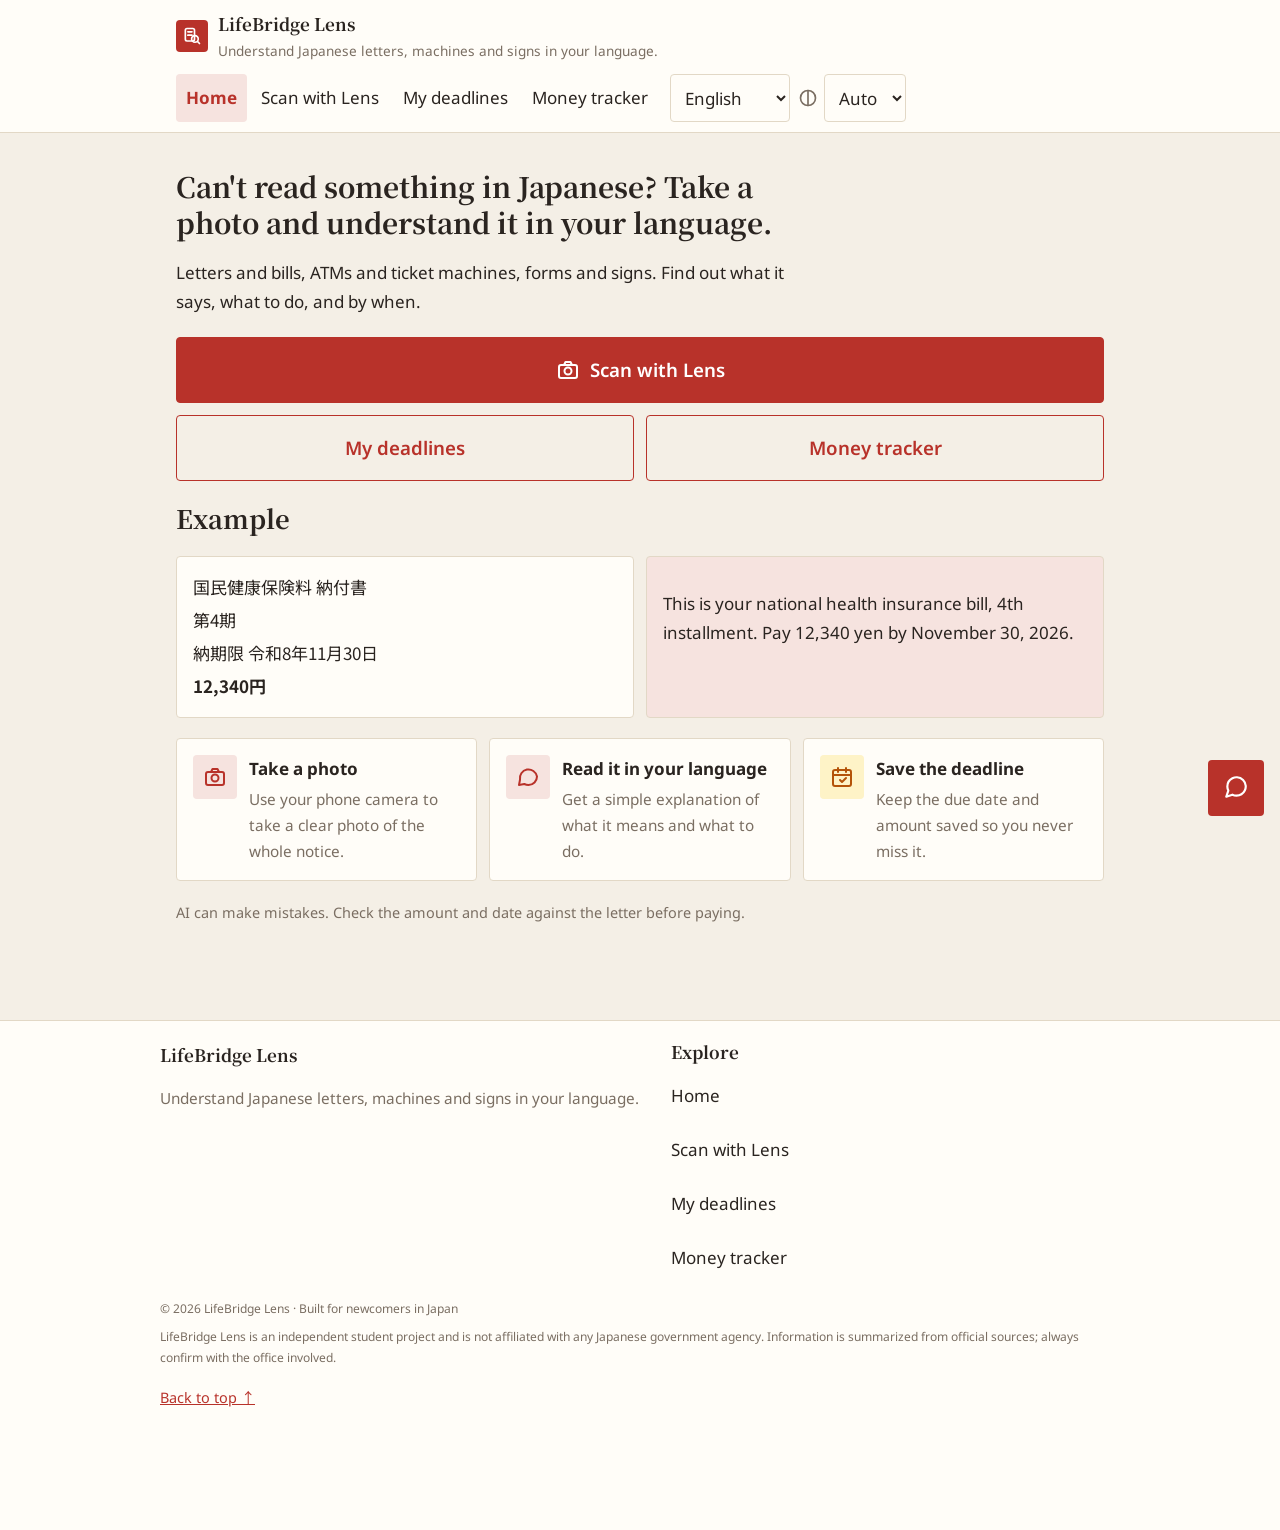
<file: index.html>
<!DOCTYPE html>
<html lang="en">

<head>
    <meta charset="UTF-8">
    <script>
        // Apply the saved theme before first paint (avoids a light-theme flash).
        (function () {
            var theme = "light";
            try {
                var saved = localStorage.getItem("lb_theme");
                if (saved === "light" || saved === "dark") { theme = saved; }
                else if (window.matchMedia && window.matchMedia("(prefers-color-scheme: dark)").matches) { theme = "dark"; }
            } catch (e) { /* keep light */ }
            document.documentElement.setAttribute("data-theme", theme);
        })();
    </script>
    <meta name="viewport" content="width=device-width, initial-scale=1">
    <title data-i18n="lens.title">LifeBridge Lens</title>
    <link rel="preconnect" href="https://fonts.googleapis.com">
    <link rel="preconnect" href="https://fonts.gstatic.com" crossorigin>
    <link href="https://fonts.googleapis.com/css2?family=Noto+Sans:wght@400;600;700&family=Noto+Sans+Devanagari:wght@400;600;700&family=Noto+Sans+JP:wght@400;600;700&family=Noto+Sans+Myanmar:wght@400;600;700&family=Noto+Serif+JP:wght@400;700&family=Noto+Serif+Devanagari:wght@400;700&display=swap" rel="stylesheet">
    <link rel="stylesheet" href="style.css">
    <link rel="manifest" href="site.webmanifest">
    <meta name="theme-color" content="#f4efe6">
</head>

<body id="top"><a class="skip-link" href="#main-content" data-i18n="doc.skip">Skip to content</a>
    <header class="site-header">
        <div class="header-cnt">
            <div class="logo">
                <span class="logo-mark" aria-hidden="true"><svg viewBox="0 0 24 24" fill="none" stroke="currentColor" stroke-width="2" stroke-linecap="round" stroke-linejoin="round"><rect x="4" y="3" width="11" height="15" rx="2"/><path d="M7 7h5M7 11h5"/><circle cx="15.5" cy="15.5" r="4"/><path d="M18.5 18.5L21 21"/></svg></span>
                <div class="logo-text">
                    <span class="logo-name">LifeBridge Lens</span>
                    <span class="logo-tag" data-i18n="footer.tagline">Understand Japanese letters, machines and signs in your language.</span>
                </div>
            </div>
            <nav aria-label="Main navigation" class="main-nav" data-i18n-aria-label="doc.mainNavAria">
                <a href="index.html" data-i18n="nav.home">Home</a>
                <a href="explain.html" data-i18n="lens.scan">Scan with Lens</a>
                <a href="dates.html" data-i18n="lens.dates">My deadlines</a>
                <a href="tracker.html" data-i18n="lens.money">Money tracker</a>
            </nav>
            <div class="header-act">
                <select id="lang-select" class="lang-select" aria-label="Language" data-i18n-aria-label="doc.langAria">
                    <option value="en">English</option>
                    <option value="ne">नेपाली</option>
                    <option value="vi">Tiếng Việt</option>
                    <option value="my">မြန်မာ</option>
                </select>
            </div>
        </div>
    </header>
    <main id="main-content" class="content-page">
        <div class="hero-text">
            <h1 class="home-title" data-i18n="index.hero">Can't read something in Japanese? Take a photo and understand it in your language.</h1>
            <p class="home-sub" data-i18n="index.sub">Letters and bills, ATMs and ticket machines, forms and signs. Find out what it says, what to do, and by when.</p>
        </div>
        <div class="lens-actions">
            <a class="btn btn-prim scan-btn" href="explain.html"><svg viewBox="0 0 24 24" fill="none" stroke="currentColor" stroke-width="2" stroke-linecap="round" stroke-linejoin="round" aria-hidden="true"><rect x="3" y="7" width="18" height="13" rx="2"/><circle cx="12" cy="13" r="3.5"/><path d="M8 7l1.5-3h5L16 7"/></svg><span data-i18n="lens.scan">Scan with Lens</span></a>
            <a class="btn" href="dates.html" data-i18n="lens.dates">My deadlines</a>
            <a class="btn" href="tracker.html" data-i18n="lens.money">Money tracker</a>
        </div>
        <section>
            <h2 data-i18n="index.exampleLabel">Example</h2>
            <div class="example-grid">
                <div class="example-before" lang="ja">
                    <p>国民健康保険料 納付書</p>
                    <p>第4期</p>
                    <p>納期限 令和8年11月30日</p>
                    <p>12,340円</p>
                </div>
                <div class="example-after">
                    <p data-i18n="index.exampleAfter">This is your national health insurance bill, 4th installment. Pay 12,340 yen by November 30, 2026.</p>
                </div>
            </div>
        </section>
        <ol class="steps">
            <li>
                <span class="step-icon"><svg viewBox="0 0 24 24" fill="none" stroke="currentColor" stroke-width="2" stroke-linecap="round" stroke-linejoin="round" aria-hidden="true"><rect x="3" y="7" width="18" height="13" rx="2"/><circle cx="12" cy="13" r="3.5"/><path d="M8 7l1.5-3h5L16 7"/></svg></span>
                <span class="step-body"><span class="step-title" data-i18n="index.step1">Take a photo</span><span class="step-desc" data-i18n="index.step1d">Use your phone camera to take a clear photo of the whole notice.</span></span>
            </li>
            <li>
                <span class="step-icon"><svg viewBox="0 0 24 24" fill="none" stroke="currentColor" stroke-width="2" stroke-linecap="round" stroke-linejoin="round" aria-hidden="true"><path d="M21 11.5a8.5 8.5 0 0 1-8.5 8.5c-1.5 0-3-.4-4.2-1L3 20l1-5.3A8.5 8.5 0 1 1 21 11.5z"/></svg></span>
                <span class="step-body"><span class="step-title" data-i18n="index.step2">Read it in your language</span><span class="step-desc" data-i18n="index.step2d">Get a simple explanation of what it means and what to do.</span></span>
            </li>
            <li>
                <span class="step-icon amber"><svg viewBox="0 0 24 24" fill="none" stroke="currentColor" stroke-width="2" stroke-linecap="round" stroke-linejoin="round" aria-hidden="true"><rect x="3" y="5" width="18" height="16" rx="2"/><path d="M3 10h18M8 3v4M16 3v4"/><path d="M10 15l2 2 4-4"/></svg></span>
                <span class="step-body"><span class="step-title" data-i18n="index.step3">Save the deadline</span><span class="step-desc" data-i18n="index.step3d">Keep the due date and amount saved so you never miss it.</span></span>
            </li>
        </ol>
        <p class="ai-note" data-i18n="index.note">AI can make mistakes. Check the amount and date against the letter before paying.</p>
    </main>
    <footer class="site-footer">
        <div class="footer-grid">
            <div class="footer-brand">
                <div class="footer-logo">
                    <span>LifeBridge Lens</span>
                </div>
                <p data-i18n="footer.tagline">Understand Japanese letters, machines and signs in your language.</p>
            </div>
            <nav aria-label="Explore" class="footer-links" data-i18n-aria-label="doc.explore">
                <h3 data-i18n="doc.explore">Explore</h3>
                <a href="index.html" data-i18n="nav.home">Home</a>
                <a href="explain.html" data-i18n="lens.scan">Scan with Lens</a>
                <a href="dates.html" data-i18n="lens.dates">My deadlines</a>
                <a href="tracker.html" data-i18n="lens.money">Money tracker</a>
            </nav>
        </div>
        <div class="footer-bottom">
            <small data-i18n="doc.copyright">© 2026 LifeBridge Lens · Built for newcomers in Japan</small>
            <small data-i18n="footer.disclaimer">LifeBridge Lens is an independent student project and is not affiliated with any Japanese government agency. Information is summarized from official sources; always confirm with the office involved.</small>
            <a href="#top" data-i18n="doc.backTop">Back to top ↑</a>
        </div>
    </footer>
    <script src="i18n.js" defer></script>
</body>

</html>
</file>
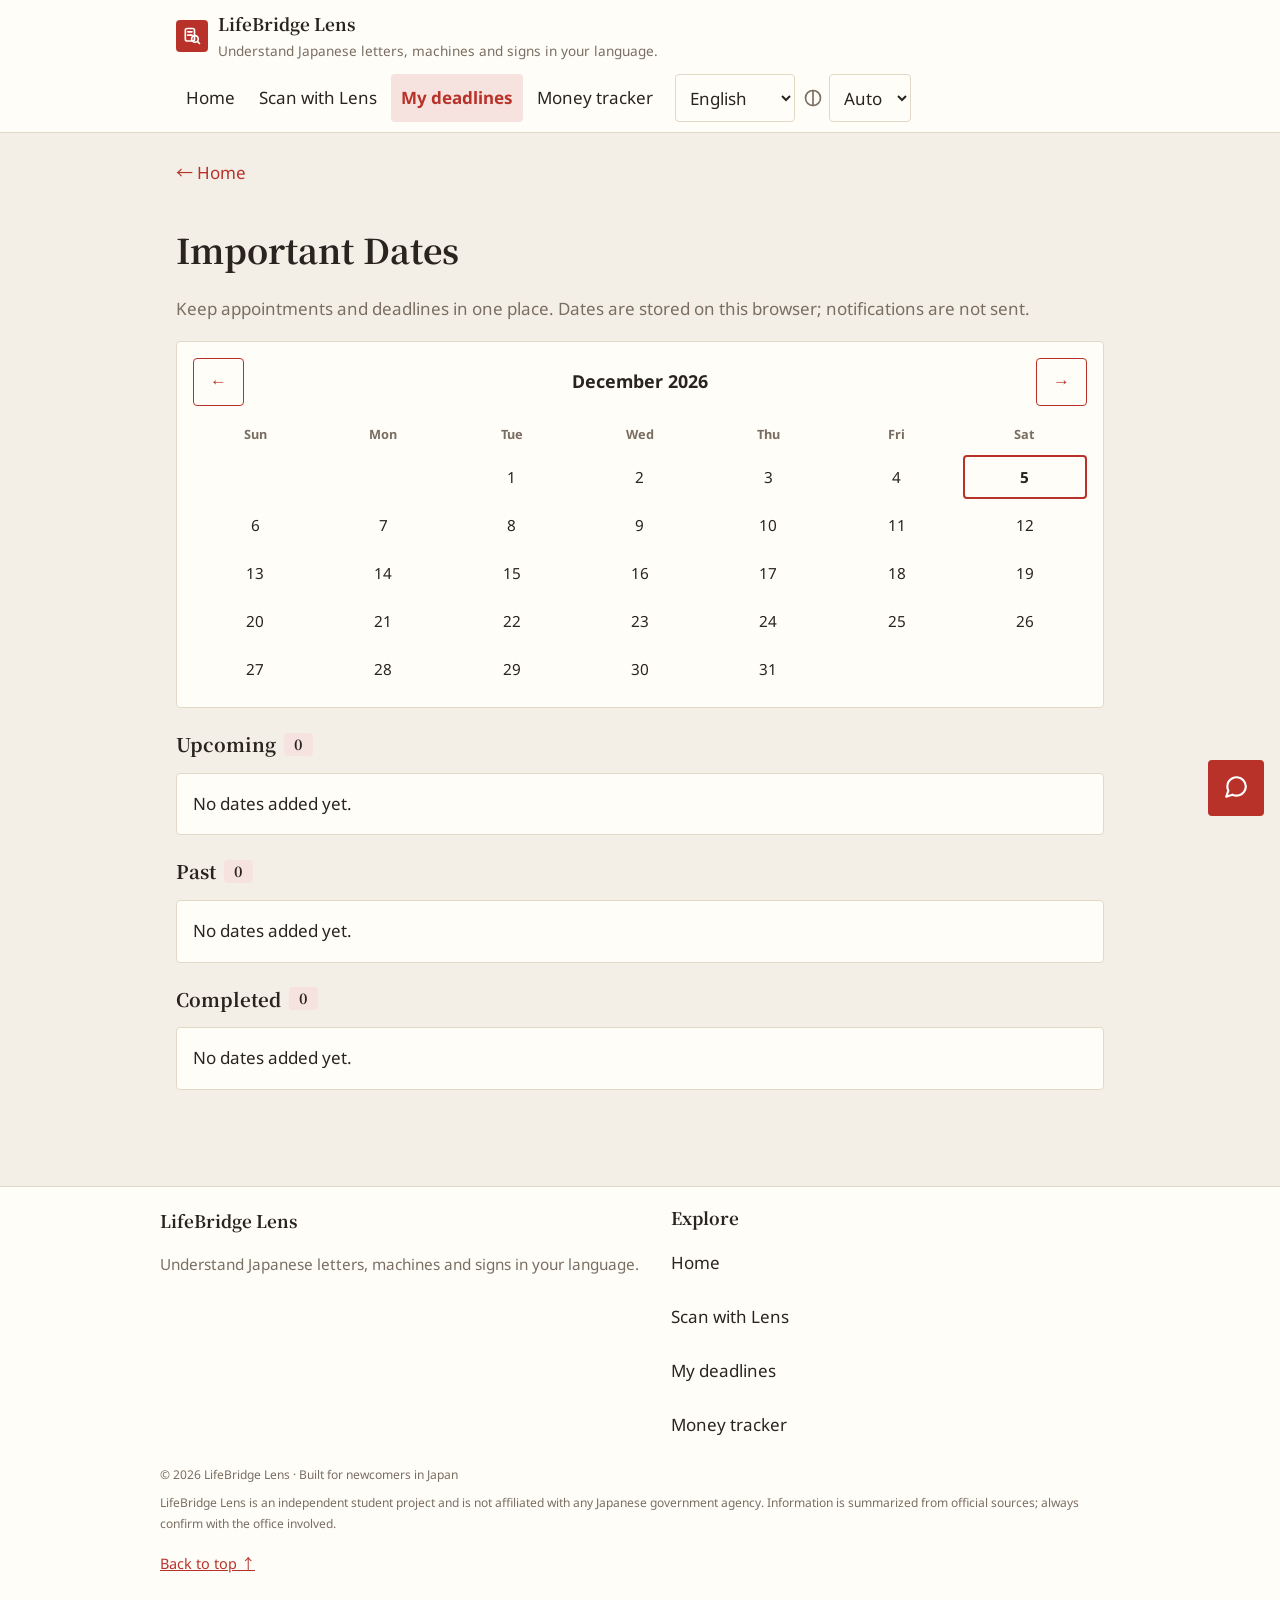
<file: dates.html>
<!DOCTYPE html>
<html lang="en">

<head>
    <meta charset="UTF-8">
    <script>
        // Apply the saved theme before first paint (avoids a light-theme flash).
        (function () {
            var theme = "light";
            try {
                var saved = localStorage.getItem("lb_theme");
                if (saved === "light" || saved === "dark") { theme = saved; }
                else if (window.matchMedia && window.matchMedia("(prefers-color-scheme: dark)").matches) { theme = "dark"; }
            } catch (e) { /* keep light */ }
            document.documentElement.setAttribute("data-theme", theme);
        })();
    </script>
    <meta name="viewport" content="width=device-width, initial-scale=1">
    <title data-i18n="dates.title">Important Dates | LifeBridge Lens</title>
    <link rel="preconnect" href="https://fonts.googleapis.com">
    <link rel="preconnect" href="https://fonts.gstatic.com" crossorigin>
    <link href="https://fonts.googleapis.com/css2?family=Noto+Sans:wght@400;600;700&family=Noto+Sans+Devanagari:wght@400;600;700&family=Noto+Sans+JP:wght@400;600;700&family=Noto+Sans+Myanmar:wght@400;600;700&family=Noto+Serif+JP:wght@400;700&family=Noto+Serif+Devanagari:wght@400;700&display=swap" rel="stylesheet">
    <link rel="stylesheet" href="style.css">
    <link rel="manifest" href="site.webmanifest">
    <meta name="theme-color" content="#f4efe6">
</head>

<body id="top"><a class="skip-link" href="#main-content" data-i18n="doc.skip">Skip to content</a>
    <header class="site-header">
        <div class="header-cnt">
            <div class="logo">
                <span class="logo-mark" aria-hidden="true"><svg viewBox="0 0 24 24" fill="none" stroke="currentColor" stroke-width="2" stroke-linecap="round" stroke-linejoin="round"><rect x="4" y="3" width="11" height="15" rx="2"/><path d="M7 7h5M7 11h5"/><circle cx="15.5" cy="15.5" r="4"/><path d="M18.5 18.5L21 21"/></svg></span>
                <div class="logo-text">
                    <span class="logo-name">LifeBridge Lens</span>
                    <span class="logo-tag" data-i18n="footer.tagline">Understand Japanese letters, machines and signs in your language.</span>
                </div>
            </div>
            <nav aria-label="Main navigation" class="main-nav" data-i18n-aria-label="doc.mainNavAria">
                <a href="index.html" data-i18n="nav.home">Home</a>
                <a href="explain.html" data-i18n="lens.scan">Scan with Lens</a>
                <a href="dates.html" data-i18n="lens.dates">My deadlines</a>
                <a href="tracker.html" data-i18n="lens.money">Money tracker</a>
            </nav>
            <div class="header-act">
                <select id="lang-select" class="lang-select" aria-label="Language" data-i18n-aria-label="doc.langAria">
                    <option value="en">English</option>
                    <option value="ne">नेपाली</option>
                    <option value="vi">Tiếng Việt</option>
                    <option value="my">မြန်မာ</option>
                </select>
            </div>
        </div>
    </header>
    <main id="main-content" class="content-page"><a class="saved-back" href="index.html" data-i18n="doc.back">← Home</a>
        <h1 data-i18n="journey.nav.dates">Important Dates</h1>
        <p class="page-lead" data-i18n="dates.lead">Keep appointments and deadlines in one place. Dates are stored on this browser; notifications are not sent.</p>
        <section class="cal" aria-labelledby="cal-title">
            <h2 class="visually-hidden" id="cal-title" data-i18n="dates.calendarTitle">Calendar</h2>
            <div class="cal-nav">
                <button type="button" class="btn" id="cal-prev" data-i18n-aria-label="dates.prevMonth" aria-label="Previous month">←</button>
                <p class="cal-title" id="cal-label"></p>
                <button type="button" class="btn" id="cal-next" data-i18n-aria-label="dates.nextMonth" aria-label="Next month">→</button>
            </div>
            <div class="cal-grid" id="cal-grid" role="grid"></div>
        </section>
        <section aria-labelledby="upcoming-h">
            <h2 class="dates-group-title" id="upcoming-h"><span data-i18n="dates.upcoming">Upcoming</span> <span class="dates-count" id="count-upcoming">0</span></h2>
            <ul id="date-upcoming" class="date-list"></ul>
        </section>
        <section aria-labelledby="past-h">
            <h2 class="dates-group-title" id="past-h"><span data-i18n="dates.past">Past</span> <span class="dates-count" id="count-past">0</span></h2>
            <ul id="date-past" class="date-list"></ul>
        </section>
        <section aria-labelledby="done-h">
            <h2 class="dates-group-title" id="done-h"><span data-i18n="dates.completed">Completed</span> <span class="dates-count" id="count-done">0</span></h2>
            <ul id="date-done" class="date-list"></ul>
        </section>
    </main>
    <footer class="site-footer">
        <div class="footer-grid">
            <div class="footer-brand">
                <div class="footer-logo">
                    <span>LifeBridge Lens</span>
                </div>
                <p data-i18n="footer.tagline">Understand Japanese letters, machines and signs in your language.</p>
            </div>
            <nav aria-label="Explore" class="footer-links" data-i18n-aria-label="doc.explore">
                <h3 data-i18n="doc.explore">Explore</h3>
                <a href="index.html" data-i18n="nav.home">Home</a>
                <a href="explain.html" data-i18n="lens.scan">Scan with Lens</a>
                <a href="dates.html" data-i18n="lens.dates">My deadlines</a>
                <a href="tracker.html" data-i18n="lens.money">Money tracker</a>
            </nav>
        </div>
        <div class="footer-bottom">
            <small data-i18n="doc.copyright">© 2026 LifeBridge Lens · Built for newcomers in Japan</small>
            <small data-i18n="footer.disclaimer">LifeBridge Lens is an independent student project and is not affiliated with any Japanese government agency. Information is summarized from official sources; always confirm with the office involved.</small>
            <a href="#top" data-i18n="doc.backTop">Back to top ↑</a>
        </div>
    </footer>
    <script src="i18n.js" defer></script>
    <script>
        // My Deadlines: shows the "lb_dates" list saved from Lens.
        var DATES_KEY = "lb_dates";

        function t(key, fallback) {
            try {
                if (window.LBT && typeof window.LBT.t === "function") {
                    var v = window.LBT.t(key);
                    if (typeof v === "string" && v !== "" && v !== key) return v;
                }
            } catch (e) { /* fall through */ }
            return fallback;
        }

        function readDates() {
            var items = [];
            try {
                var saved = JSON.parse(window.localStorage.getItem(DATES_KEY) || "[]");
                if (Array.isArray(saved)) items = saved;
            } catch (e) { items = []; }
            return items.filter(function (d) {
                return d && typeof d.id === "string" && typeof d.title === "string" &&
                    /^\d{4}-\d{2}-\d{2}$/.test(d.date);
            }).map(function (d) {
                // Older saves have no amount or done flag.
                return {
                    id: d.id, title: d.title, date: d.date,
                    amount: typeof d.amount === "string" ? d.amount : "",
                    done: d.done === true
                };
            });
        }

        function writeDates(items) {
            try {
                window.localStorage.setItem(DATES_KEY, JSON.stringify(items));
            } catch (e) { /* storage blocked: keep showing the list */ }
        }

        // Whole days from today until a YYYY-MM-DD date. Negative = passed.
        function daysUntil(dateStr) {
            var parts = String(dateStr || "").split("-");
            var day = Date.UTC(+parts[0], +parts[1] - 1, +parts[2]);
            var now = new Date();
            var today = Date.UTC(now.getFullYear(), now.getMonth(), now.getDate());
            return Math.round((day - today) / 86400000);
        }

        // Amber normally, red when 7 days or less, grey when passed.
        function dueClass(dateStr) {
            var n = daysUntil(dateStr);
            if (n < 0) return "due due-passed";
            if (n <= 7) return "due due-soon";
            return "due";
        }

        // Countdown words for a card. Red only within 7 days.
        function countdownText(n) {
            if (n < 0) return t("explain.deadlinePassed", "Deadline passed");
            if (n === 0) return t("dates.today", "Today");
            if (n === 1) return t("explain.dayLeft", "1 day left");
            return t("explain.daysLeft", "{n} days left").replace("{n}", String(n));
        }

        function countdownClass(n) {
            if (n >= 0 && n <= 7) return "deadline-count soon";
            return "deadline-count";
        }

        // Escape text for the .ics file (commas, semicolons, newlines).
        function icsText(value) {
            return String(value || "").replace(/\\/g, "\\\\").replace(/;/g, "\\;").replace(/,/g, "\\,").replace(/\r?\n/g, "\\n");
        }

        // UTC stamp like 20270115T093000Z for the .ics file.
        function icsStamp(when) {
            function p(n) { return (n < 10 ? "0" : "") + n; }
            return when.getUTCFullYear() + p(when.getUTCMonth() + 1) + p(when.getUTCDate()) + "T" + p(when.getUTCHours()) + p(when.getUTCMinutes()) + p(when.getUTCSeconds()) + "Z";
        }

        // Download an all-day calendar event with a 3-day reminder.
        function downloadIcs(title, dateStr) {
            var stamp = dateStr.replace(/-/g, "");
            var lines = ["BEGIN:VCALENDAR", "VERSION:2.0", "PRODID:-//LifeBridge Lens//Deadlines//EN", "BEGIN:VEVENT", "UID:" + Date.now() + "@lifebridge-lens", "DTSTAMP:" + icsStamp(new Date()), "DTSTART;VALUE=DATE:" + stamp, "SUMMARY:" + icsText(title), "BEGIN:VALARM", "TRIGGER:-P3D", "ACTION:DISPLAY", "DESCRIPTION:" + icsText(title), "END:VALARM", "END:VEVENT", "END:VCALENDAR"];
            var blob = new Blob([lines.join("\r\n")], { type: "text/calendar" });
            var link = document.createElement("a");
            link.href = URL.createObjectURL(blob);
            link.download = "deadline-" + stamp + ".ics";
            document.body.appendChild(link);
            link.click();
            setTimeout(function () { URL.revokeObjectURL(link.href); link.remove(); }, 1000);
        }

        // One deadline card: title, date chip, countdown, amount, buttons.
        function buildCard(item) {
            var row = document.createElement("li");
            var title = document.createElement("p");
            title.className = "deadline-title";
            title.textContent = item.title;
            row.appendChild(title);
            var meta = document.createElement("div");
            meta.className = "deadline-meta";
            var chip = document.createElement("span");
            chip.className = dueClass(item.date);
            chip.textContent = item.date;
            meta.appendChild(chip);
            var n = daysUntil(item.date);
            var count = document.createElement("span");
            count.className = countdownClass(n);
            count.textContent = countdownText(n);
            meta.appendChild(count);
            row.appendChild(meta);
            if (item.amount) {
                var amount = document.createElement("p");
                amount.className = "deadline-amount";
                amount.textContent = item.amount;
                row.appendChild(amount);
            }
            var btns = document.createElement("div");
            btns.className = "row-btns";
            var cal = document.createElement("button");
            cal.type = "button";
            cal.className = "btn";
            cal.textContent = t("explain.addToCal", "Add to calendar");
            cal.addEventListener("click", function () {
                downloadIcs(item.title, item.date);
            });
            btns.appendChild(cal);
            var doneBtn = document.createElement("button");
            doneBtn.type = "button";
            doneBtn.className = "btn";
            doneBtn.textContent = item.done
                ? t("dates.reopen", "Reopen")
                : t("dates.markDone", "Mark done");
            doneBtn.addEventListener("click", function () {
                var items = readDates();
                items.forEach(function (d) {
                    if (d.id === item.id) d.done = !item.done;
                });
                writeDates(items);
                showDates();
            });
            btns.appendChild(doneBtn);
            var remove = document.createElement("button");
            remove.type = "button";
            remove.className = "btn";
            remove.textContent = t("app.remove", "Remove");
            remove.setAttribute("aria-label", t("app.removeDate", "Remove {t}").replace("{t}", item.title));
            remove.addEventListener("click", function () {
                var kept = readDates().filter(function (d) { return d.id !== item.id; });
                writeDates(kept);
                showDates();
            });
            btns.appendChild(remove);
            row.appendChild(btns);
            return row;
        }

        function showGroup(listId, countId, items) {
            var list = document.getElementById(listId);
            list.replaceChildren();
            document.getElementById(countId).textContent = String(items.length);
            if (items.length === 0) {
                var empty = document.createElement("li");
                empty.textContent = t("app.noDates", "No dates added yet.");
                list.appendChild(empty);
                return;
            }
            items.forEach(function (item) {
                list.appendChild(buildCard(item));
            });
        }

        // Month calendar state. Starts on the current month.
        var calShown = new Date();
        calShown.setDate(1);

        function calLocale() {
            var lang = "en";
            try {
                if (window.LBT && typeof window.LBT.lang === "function") lang = window.LBT.lang();
            } catch (e) { /* keep English */ }
            if (lang === "ne" || lang === "vi" || lang === "my") return lang;
            return "en";
        }

        function showCalendar(items) {
            var grid = document.getElementById("cal-grid");
            grid.replaceChildren();
            var label = "";
            try {
                label = calShown.toLocaleString(calLocale(), { month: "long", year: "numeric" });
            } catch (e) {
                label = (calShown.getMonth() + 1) + "/" + calShown.getFullYear();
            }
            document.getElementById("cal-label").textContent = label;
            var dowNames = [];
            try {
                for (var d = 0; d < 7; d++) {
                    // 2026-02-01 was a Sunday, so this lists Sun..Sat.
                    dowNames.push(new Date(2026, 1, 1 + d).toLocaleString(calLocale(), { weekday: "short" }));
                }
            } catch (e) { dowNames = ["S", "M", "T", "W", "T", "F", "S"]; }
            dowNames.forEach(function (name) {
                var head = document.createElement("span");
                head.className = "cal-dow";
                head.textContent = name;
                grid.appendChild(head);
            });
            var year = calShown.getFullYear();
            var month = calShown.getMonth();
            var firstDow = new Date(year, month, 1).getDay();
            var daysInMonth = new Date(year, month + 1, 0).getDate();
            var today = new Date();
            var todayStr = today.getFullYear() + "-" +
                ("0" + (today.getMonth() + 1)).slice(-2) + "-" +
                ("0" + today.getDate()).slice(-2);
            var byDate = {};
            items.forEach(function (item) {
                if (!byDate[item.date]) byDate[item.date] = [];
                byDate[item.date].push(item);
            });
            var i;
            for (i = 0; i < firstDow; i++) {
                var blank = document.createElement("span");
                blank.className = "cal-day blank";
                blank.textContent = "";
                grid.appendChild(blank);
            }
            for (i = 1; i <= daysInMonth; i++) {
                var key = year + "-" + ("0" + (month + 1)).slice(-2) + "-" + ("0" + i).slice(-2);
                var cell = document.createElement("span");
                cell.className = "cal-day";
                cell.textContent = String(i);
                if (key === todayStr) cell.className += " today";
                var dayItems = byDate[key] || [];
                if (dayItems.length > 0) {
                    var open = dayItems.filter(function (d) { return !d.done; });
                    if (open.length === 0) {
                        cell.className += " done-mark";
                    } else {
                        cell.className += " has";
                        var urgent = open.some(function (d) {
                            var n = daysUntil(d.date);
                            return n >= 0 && n <= 7;
                        });
                        if (urgent) cell.className += " soon";
                    }
                    cell.title = dayItems.map(function (d) { return d.title; }).join(", ");
                }
                grid.appendChild(cell);
            }
        }

        function showDates() {
            var items = readDates().sort(function (a, b) {
                return a.date < b.date ? -1 : 1;
            });
            showGroup("date-upcoming", "count-upcoming", items.filter(function (d) {
                return !d.done && daysUntil(d.date) >= 0;
            }));
            showGroup("date-past", "count-past", items.filter(function (d) {
                return !d.done && daysUntil(d.date) < 0;
            }));
            showGroup("date-done", "count-done", items.filter(function (d) {
                return d.done;
            }));
            showCalendar(items);
        }

        document.getElementById("cal-prev").addEventListener("click", function () {
            calShown = new Date(calShown.getFullYear(), calShown.getMonth() - 1, 1);
            showCalendar(readDates());
        });
        document.getElementById("cal-next").addEventListener("click", function () {
            calShown = new Date(calShown.getFullYear(), calShown.getMonth() + 1, 1);
            showCalendar(readDates());
        });

        showDates();
        document.addEventListener("lb:lang", showDates);
    </script>
</body>

</html>
</file>
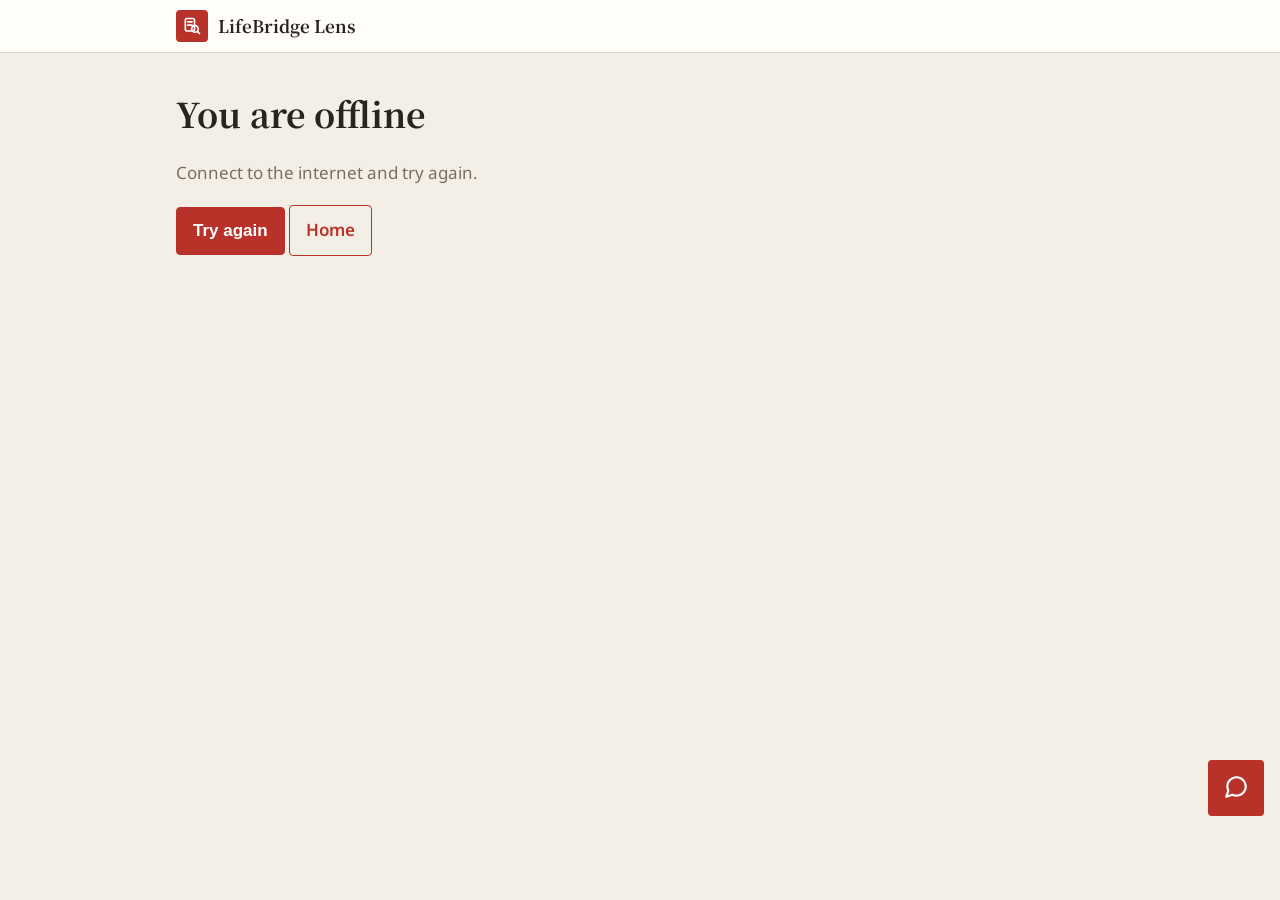
<file: offline.html>
<!DOCTYPE html>
<html lang="en">

<head>
    <meta charset="UTF-8">
    <script>
        // Apply the saved theme before first paint (avoids a light-theme flash).
        (function () {
            var theme = "light";
            try {
                var saved = localStorage.getItem("lb_theme");
                if (saved === "light" || saved === "dark") { theme = saved; }
                else if (window.matchMedia && window.matchMedia("(prefers-color-scheme: dark)").matches) { theme = "dark"; }
            } catch (e) { /* keep light */ }
            document.documentElement.setAttribute("data-theme", theme);
        })();
    </script>
    <meta name="viewport" content="width=device-width, initial-scale=1">
    <title data-i18n="offline.title">You are offline | LifeBridge Lens</title>
    <link rel="preconnect" href="https://fonts.googleapis.com">
    <link rel="preconnect" href="https://fonts.gstatic.com" crossorigin>
    <link href="https://fonts.googleapis.com/css2?family=Noto+Sans:wght@400;600;700&family=Noto+Sans+Devanagari:wght@400;600;700&family=Noto+Sans+JP:wght@400;600;700&family=Noto+Sans+Myanmar:wght@400;600;700&family=Noto+Serif+JP:wght@400;700&family=Noto+Serif+Devanagari:wght@400;700&display=swap" rel="stylesheet">
    <link rel="stylesheet" href="style.css">
    <link rel="manifest" href="site.webmanifest">
    <meta name="theme-color" content="#f4efe6">
</head>

<body id="top">
    <header class="site-header">
        <div class="header-cnt">
            <div class="logo">
                <span class="logo-mark" aria-hidden="true"><svg viewBox="0 0 24 24" fill="none" stroke="currentColor" stroke-width="2" stroke-linecap="round" stroke-linejoin="round"><rect x="4" y="3" width="11" height="15" rx="2"/><path d="M7 7h5M7 11h5"/><circle cx="15.5" cy="15.5" r="4"/><path d="M18.5 18.5L21 21"/></svg></span>
                <div class="logo-text">
                    <span class="logo-name">LifeBridge Lens</span>
                </div>
            </div>
        </div>
    </header>
    <main id="main-content" class="content-page">
        <h1 data-i18n="offline.title">You are offline</h1>
        <p class="page-lead" data-i18n="offline.lead">Connect to the internet and try again.</p>
        <p>
            <button class="btn btn-prim" type="button" onclick="location.reload()" data-i18n="offline.retry">Try again</button>
            <a class="btn" href="index.html" data-i18n="nav.home">Home</a>
        </p>
    </main>
    <script src="i18n.js" defer></script>
</body>

</html>
</file>
<file: style.css>
/* LifeBridge Lens stylesheet, written for these pages only.
 * Mobile first: base styles fit a phone, the media query at the
 * end widens things on bigger screens.
 * Washi style: paper background, stamp-red accent, 4px corners.
 */

/* --- Washi tokens: every color on every page comes from here.
 * The dark theme below only flips these values. Text on
 * --accent passes WCAG AA in both themes. */
:root {
    --page: #f4efe6;
    --card: #fffdf8;
    --line: #e2d8c6;
    --text: #2a2420;
    --muted: #7a6e62;
    --accent: #b8322a;
    --accent-text: #ffffff;
    --soft: #f6e3df;
    --ok: #1f9d55;
    --serif: "Noto Serif JP", "Noto Serif Devanagari", Georgia, "Times New Roman", serif;
}

/* --- Base --- */
* {
    box-sizing: border-box;
}

html {
    font-size: 17px;
}

body {
    margin: 0;
    font-family: "Noto Sans", "Noto Sans Devanagari", "Noto Sans JP", "Noto Sans Myanmar", system-ui, -apple-system, "Segoe UI", sans-serif;
    line-height: 1.7;
    color: var(--text);
    background-color: var(--page);
}

h1, h2, h3 {
    line-height: 1.3;
    color: var(--text);
    font-family: var(--serif);
}

img {
    max-width: 100%;
}

/* Skip link: hidden until keyboard users tab to it. */
.skip-link {
    position: absolute;
    left: 8px;
    top: -48px;
    padding: 8px 12px;
    background: var(--card);
    color: var(--accent);
    border: 1px solid var(--accent);
    border-radius: 4px;
    z-index: 60;
}

.skip-link:focus {
    top: 8px;
}

.visually-hidden {
    position: absolute;
    width: 1px;
    height: 1px;
    overflow: hidden;
    clip: rect(0 0 0 0);
    white-space: nowrap;
}

/* --- Header --- */
.site-header {
    background: var(--card);
    border-bottom: 1px solid var(--line);
}

.header-cnt {
    max-width: 960px;
    margin: 0 auto;
    padding: 10px 16px;
    display: flex;
    align-items: center;
    gap: 12px;
    flex-wrap: wrap;
}

.logo {
    display: flex;
    align-items: center;
    gap: 10px;
}

.logo-mark {
    flex-shrink: 0;
    width: 32px;
    height: 32px;
    border-radius: 4px;
    background: var(--accent);
    color: var(--accent-text);
    display: flex;
    align-items: center;
    justify-content: center;
}

.logo-mark svg {
    width: 20px;
    height: 20px;
}

.logo-text {
    display: flex;
    flex-direction: column;
}

.logo-name {
    font-family: var(--serif);
    font-weight: 700;
    color: var(--text);
}

.logo-tag {
    font-size: 0.8rem;
    color: var(--muted);
}

/* Phone: the menu hides behind a Menu button (added by i18n.js). */
.menu-btn {
    margin-left: auto;
    padding: 8px 12px;
    min-height: 48px;
    border: 1.5px solid var(--accent);
    border-radius: 4px;
    background: transparent;
    color: var(--accent);
    font: inherit;
    cursor: pointer;
}

.main-nav {
    display: none;
    width: 100%;
    flex-direction: column;
    gap: 4px;
}

.main-nav.open {
    display: flex;
}

.main-nav a {
    display: flex;
    align-items: center;
    min-height: 48px;
    padding: 8px 10px;
    border-radius: 4px;
    color: var(--text);
    text-decoration: none;
}

.main-nav a.active {
    background: var(--soft);
    color: var(--accent);
    font-weight: 700;
}

.header-act {
    margin-left: auto;
}

.menu-btn + .main-nav + .header-act {
    margin-left: 0;
}

.lang-select {
    padding: 8px 10px;
    min-height: 48px;
    border: 1px solid var(--line);
    border-radius: 4px;
    font: inherit;
    background: var(--card);
    color: var(--text);
}

/* --- Theme switch (built by i18n.js) --- */
.theme-switch {
    display: inline-flex;
    align-items: center;
    gap: 6px;
}

.theme-icon {
    display: inline-flex;
    color: var(--muted);
}

.theme-icon svg {
    width: 20px;
    height: 20px;
}

.theme-switch select {
    padding: 8px 10px;
    min-height: 48px;
    max-width: 130px;
    border: 1px solid var(--line);
    border-radius: 4px;
    font: inherit;
    background: var(--card);
    color: var(--text);
}

/* In the menu only while it is open (phones). */
.main-nav .theme-switch {
    display: none;
}

.main-nav.open .theme-switch {
    display: flex;
    padding: 8px 10px;
}

.main-nav.open .theme-switch select {
    flex: 1;
    min-width: 0;
    max-width: none;
}

/* Desktop header only. */
.header-act .theme-switch {
    display: none;
}

/* Small menu on the Lens chat header (phones). */
.chat-menu {
    position: relative;
    flex-shrink: 0;
}

.chat-menu summary {
    display: flex;
    align-items: center;
    justify-content: center;
    width: 44px;
    height: 44px;
    border-radius: 4px;
    color: var(--text);
    cursor: pointer;
    list-style: none;
}

.chat-menu summary::-webkit-details-marker {
    display: none;
}

.chat-menu summary svg {
    width: 20px;
    height: 20px;
}

.chat-menu-panel {
    position: absolute;
    right: 0;
    top: calc(100% + 6px);
    z-index: 36;
    background: var(--card);
    border: 1px solid var(--line);
    border-radius: 4px;
    padding: 10px 12px;
}

/* --- Page content --- */
.content-page {
    max-width: 960px;
    margin: 0 auto;
    /* Bottom clearance for the floating button: 56px height + 24px. */
    padding: 16px 16px 80px;
}

.page-lead {
    color: var(--muted);
}

.saved-back {
    display: inline-block;
    min-height: 48px;
    line-height: 48px;
    margin-bottom: 8px;
    color: var(--accent);
    text-decoration: none;
}

.detail-card {
    background: var(--card);
    border: 1px solid var(--line);
    border-radius: 4px;
    padding: 16px;
    margin: 16px 0;
}

.form-actions {
    margin-top: 12px;
}

/* Sunken note under the photo upload box. */
.upload-privacy {
    font-size: 0.85rem;
    color: var(--muted);
}

/* --- Buttons --- */
.btn {
    display: inline-block;
    padding: 10px 16px;
    min-height: 48px;
    border: 1.5px solid var(--accent);
    border-radius: 4px;
    background: transparent;
    color: var(--accent);
    font-size: 1rem;
    font-weight: 600;
    text-align: center;
    text-decoration: none;
    cursor: pointer;
}

.btn-prim {
    background: var(--accent);
    border-color: var(--accent);
    color: var(--accent-text);
}

.btn-prim:hover {
    filter: brightness(0.93);
}

/* Visible keyboard focus on every interactive element. */
a:focus-visible,
button:focus-visible,
input:focus-visible,
select:focus-visible,
textarea:focus-visible {
    outline: 3px solid var(--accent);
    outline-offset: 2px;
}

/* Small suggestion chips under question boxes and in chat. */
.chip {
    padding: 12px 16px;
    min-height: 48px;
    border: 1px solid var(--line);
    border-radius: 4px;
    background: var(--card);
    color: var(--text);
    font: inherit;
    font-size: 0.9rem;
    cursor: pointer;
}

.chip:disabled {
    opacity: 0.55;
    cursor: default;
}

/* --- Forms --- */
label {
    font-weight: 600;
}

input, select, textarea {
    font: inherit;
    padding: 10px;
    min-height: 48px;
    border: 1px solid var(--line);
    border-radius: 4px;
    background: var(--card);
    color: var(--text);
    max-width: 100%;
}

/* --- Landing page big buttons --- */
.lens-actions {
    display: flex;
    flex-direction: column;
    gap: 12px;
    margin-top: 20px;
}

.lens-actions .btn {
    display: flex;
    align-items: center;
    justify-content: center;
    gap: 10px;
    padding: 16px 20px;
    font-size: 1.1rem;
}

/* Full-width scan button on Home. */
.scan-btn {
    display: flex;
    align-items: center;
    justify-content: center;
    gap: 10px;
    width: 100%;
    min-height: 56px;
    font-size: 1.1rem;
    margin-top: 20px;
}

.scan-btn svg {
    width: 24px;
    height: 24px;
}

/* The scan button sits inside .lens-actions, so it needs no own margin. */
.lens-actions .scan-btn {
    margin-top: 0;
    width: 100%;
}

/* --- Deadlines list --- */
.date-list {
    list-style: none;
    margin: 16px 0;
    padding: 0;
    display: flex;
    flex-direction: column;
    gap: 10px;
}

.date-list li {
    display: flex;
    flex-direction: column;
    gap: 10px;
    background: var(--card);
    border: 1px solid var(--line);
    border-radius: 4px;
    padding: 16px;
}

.row-btns {
    display: flex;
    flex-wrap: wrap;
    gap: 8px;
}

/* One deadline card: title, date chip, countdown, amount, buttons. */
.deadline-title {
    margin: 0;
    font-size: 1.05rem;
    font-weight: 700;
    color: var(--text);
    overflow-wrap: anywhere;
}

.deadline-meta {
    display: flex;
    flex-wrap: wrap;
    align-items: center;
    gap: 8px;
}

/* Countdown as a small hanko stamp: bordered, tilted, red when soon. */
.deadline-count {
    display: inline-block;
    padding: 2px 10px;
    border: 1.5px solid var(--muted);
    border-radius: 4px;
    font-size: 0.9rem;
    font-weight: 600;
    color: var(--muted);
    transform: rotate(-2deg);
}

.deadline-count.soon {
    border-color: var(--accent);
    color: var(--accent);
    font-weight: 700;
}

.deadline-amount {
    margin: 0;
    font-family: var(--serif);
    font-size: 1.1rem;
    font-weight: 700;
    color: var(--text);
}

.deadline-amount:empty {
    display: none;
}

.dates-group-title {
    display: flex;
    align-items: center;
    gap: 8px;
    margin: 24px 0 4px;
    font-size: 1.1rem;
}

.dates-count {
    padding: 2px 10px;
    border-radius: 4px;
    background: var(--soft);
    color: var(--text);
    font-size: 0.85rem;
    font-weight: 700;
}

/* --- Month calendar on the deadlines page --- */
.cal {
    background: var(--card);
    border: 1px solid var(--line);
    border-radius: 4px;
    padding: 16px;
    margin: 16px 0;
}

.cal-nav {
    display: flex;
    align-items: center;
    justify-content: space-between;
    gap: 8px;
    margin-bottom: 12px;
}

.cal-title {
    margin: 0;
    font-size: 1.05rem;
    font-weight: 700;
    color: var(--text);
}

.cal-grid {
    display: grid;
    grid-template-columns: repeat(7, 1fr);
    gap: 4px;
}

.cal-dow {
    padding: 6px 0;
    text-align: center;
    font-size: 0.75rem;
    font-weight: 700;
    color: var(--muted);
}

.cal-day {
    position: relative;
    display: flex;
    align-items: center;
    justify-content: center;
    min-height: 44px;
    border-radius: 4px;
    font-size: 0.9rem;
    color: var(--text);
}

.cal-day.blank {
    visibility: hidden;
}

.cal-day.today {
    outline: 2px solid var(--accent);
    outline-offset: -2px;
    font-weight: 700;
}

.cal-day.has {
    background: var(--soft);
    font-weight: 700;
}

.cal-day.soon {
    background: #fee2e2;
    color: #b91c1c;
    font-weight: 700;
}

.cal-day.done-mark {
    color: var(--muted);
    text-decoration: line-through;
}

/* --- Money tracker rows (boxes live in tracker.html) --- */
.entry-date {
    color: var(--muted);
    font-size: 0.85rem;
}

.entry-note {
    color: var(--text);
}

.entry-goal {
    font-size: 0.85rem;
    color: var(--accent);
}

/* --- Footer --- */
.site-footer {
    background: var(--card);
    border-top: 1px solid var(--line);
    padding: 20px 16px 110px;
}

.footer-grid {
    max-width: 960px;
    margin: 0 auto;
    display: flex;
    flex-direction: column;
    gap: 16px;
}

.footer-logo {
    font-family: var(--serif);
    font-weight: 700;
    color: var(--text);
}

.footer-brand p {
    color: var(--muted);
    font-size: 0.9rem;
}

.footer-links {
    display: flex;
    flex-direction: column;
    gap: 6px;
}

.footer-links h3 {
    margin: 0 0 4px;
    font-size: 1rem;
}

.footer-links a {
    display: flex;
    align-items: center;
    min-height: 48px;
    color: var(--text);
    text-decoration: none;
}

.footer-bottom {
    max-width: 960px;
    margin: 16px auto 0;
    display: flex;
    flex-direction: column;
    gap: 8px;
    color: var(--muted);
    font-size: 0.85rem;
}

.footer-bottom a {
    display: inline-flex;
    align-items: center;
    min-height: 44px;
    color: var(--accent);
}

/* --- Bottom navigation (added on every page by i18n.js) --- */
.bottom-nav {
    position: fixed;
    left: 0;
    right: 0;
    bottom: 0;
    display: flex;
    background: var(--card);
    border-top: 1px solid var(--line);
    z-index: 40;
}

.bottom-nav a {
    flex: 1;
    display: flex;
    flex-direction: column;
    justify-content: center;
    align-items: center;
    gap: 2px;
    min-height: 48px;
    padding: 10px 4px 12px;
    text-align: center;
    font-size: 0.8rem;
    color: var(--muted);
    text-decoration: none;
}

.bottom-nav .nav-icon {
    display: flex;
    justify-content: center;
}

.bottom-nav .nav-icon svg {
    width: 24px;
    height: 24px;
}

.bottom-nav a[aria-current="page"] {
    color: var(--accent);
    font-weight: 700;
}

/* Desktop: the top nav is already there, so the bottom tab bar
 * hides on every page and the pages drop the padding kept for it. */
@media (min-width: 1024px) {
    .bottom-nav {
        display: none;
    }

    .page-cnt {
        padding-bottom: 24px;
    }
}

/* --- Offline banner (added by i18n.js, hidden while online) --- */
.net-banner {
    padding: 8px 16px;
    background: #fff4d6;
    border-bottom: 1px solid #e8c95a;
    color: #5a4a12;
    font-size: 0.9rem;
    text-align: center;
}

/* --- Chatbot (UI built by chatbot.js) --- */
/* Floating helper button: 12px above the 72px tab bar. Hidden on
 * the Lens page, which has its own composer and helper button. */
.chat-fab {
    position: fixed;
    right: 16px;
    bottom: 84px;
    width: 56px;
    height: 56px;
    border: none;
    border-radius: 4px;
    background: var(--accent);
    color: var(--accent-text);
    cursor: pointer;
    z-index: 45;
}

.chat-backdrop {
    position: fixed;
    inset: 0;
    background: rgba(42, 36, 32, 0.45);
    z-index: 46;
}

.chat-panel {
    position: fixed;
    left: 12px;
    right: 12px;
    bottom: 12px;
    max-height: 75vh;
    display: flex;
    flex-direction: column;
    background: var(--card);
    border: 1px solid var(--line);
    border-radius: 4px;
    z-index: 47;
    overflow: hidden;
}

.chat-head {
    display: flex;
    align-items: center;
    gap: 10px;
    padding: 8px 8px 8px 16px;
    background: var(--card);
    color: var(--text);
    border-bottom: 1px solid var(--line);
}

.chat-head-text {
    flex: 1 1 auto;
    min-width: 0;
    overflow: hidden;
    text-overflow: ellipsis;
    white-space: nowrap;
    font-size: 16px;
    font-weight: 700;
    line-height: 1.3;
}

/* Small status badge: a 6px dot plus one short line of text. */
.chat-status {
    flex-shrink: 0;
    display: inline-flex;
    align-items: center;
    gap: 6px;
    font-size: 13px;
    color: var(--muted);
    white-space: nowrap;
}

.chat-status-dot {
    flex-shrink: 0;
    width: 6px;
    height: 6px;
    border-radius: 50%;
    background: var(--ok);
}

.chat-status.off .chat-status-dot {
    background: #8a94a8;
}

.chat-close {
    flex-shrink: 0;
    display: flex;
    align-items: center;
    justify-content: center;
    min-width: 48px;
    min-height: 48px;
    border: none;
    border-radius: 4px;
    background: transparent;
    color: var(--text);
    cursor: pointer;
}

.chat-close svg {
    width: 22px;
    height: 22px;
}

.chat-msgs {
    padding: 12px;
    overflow-y: auto;
    overscroll-behavior: contain;
    display: flex;
    flex-direction: column;
    gap: 16px;
    min-width: 0;
}

/* Shared message rows: the Ask LifeBridge panel and the
 * explain-page follow-up thread use the same markup. */
.lb-msg {
    display: flex;
    align-items: flex-start;
    gap: 10px;
    min-width: 0;
}

.lb-msg-avatar {
    flex-shrink: 0;
    width: 32px;
    height: 32px;
    border-radius: 4px;
    display: flex;
    align-items: center;
    justify-content: center;
}

.lb-msg-avatar svg {
    width: 20px;
    height: 20px;
}

.lb-msg-bot .lb-msg-avatar {
    background: var(--accent);
    color: var(--accent-text);
}

.lb-msg-user .lb-msg-avatar {
    background: var(--text);
    color: var(--card);
}

.lb-msg-main {
    flex: 1;
    min-width: 0;
}

.lb-msg-name {
    font-size: 13px;
    font-weight: 700;
    line-height: 1.4;
}

.lb-msg-bot .lb-msg-name {
    color: var(--accent);
}

.lb-msg-user .lb-msg-name {
    color: var(--text);
}

.lb-msg-text {
    margin: 2px 0 0;
    font-size: 15px;
    line-height: 1.8;
    color: var(--text);
    white-space: pre-wrap;
    overflow-wrap: anywhere;
}

.lb-msg-time {
    margin-top: 2px;
    font-size: 12px;
    color: var(--muted);
}

.chat-source {
    font-size: 0.75rem;
    color: var(--muted);
}

.chat-links {
    display: flex;
    flex-wrap: wrap;
    gap: 8px;
}

.chat-link {
    color: var(--accent);
}

/* Welcome state: shown centered before the first message. */
.chat-welcome {
    display: flex;
    flex-direction: column;
    align-items: center;
    text-align: center;
    gap: 8px;
    margin: auto 0;
    padding: 24px 8px;
}

.chat-welcome-icon {
    display: flex;
    align-items: center;
    justify-content: center;
    width: 64px;
    height: 64px;
    border-radius: 4px;
    background: var(--soft);
    color: var(--accent);
}

.chat-welcome-icon svg {
    width: 32px;
    height: 32px;
}

.chat-welcome-kicker {
    margin: 8px 0 0;
    font-size: 12px;
    font-weight: 700;
    letter-spacing: 0.08em;
    color: var(--muted);
}

.chat-welcome-title {
    margin: 0;
    font-family: var(--serif);
    font-size: 24px;
    font-weight: 600;
    line-height: 1.3;
    color: var(--text);
}

.chat-welcome-sub {
    margin: 0 0 8px;
    font-size: 14px;
    color: var(--muted);
}

.chat-suggest-list {
    display: flex;
    flex-direction: column;
    gap: 8px;
    width: 100%;
}

.chat-suggest {
    display: flex;
    align-items: center;
    gap: 8px;
    width: 100%;
    min-height: 48px;
    padding: 12px 14px;
    background: var(--card);
    border: 1px solid var(--line);
    border-radius: 4px;
    font: inherit;
    font-size: 15px;
    color: var(--text);
    text-align: left;
    cursor: pointer;
}

.chat-suggest span {
    flex: 1;
    min-width: 0;
}

.chat-suggest svg {
    flex-shrink: 0;
    width: 18px;
    height: 18px;
    color: var(--accent);
}

/* Composer: one box holding the textarea plus a
 * hint and Send row underneath. */
.chat-composer {
    margin: 0 12px 12px;
    padding: 8px 8px 8px 14px;
    background: var(--card);
    border: 1px solid var(--line);
    border-radius: 4px;
}

.chat-composer:focus-within {
    border-color: var(--accent);
}

.chat-input {
    display: block;
    width: 100%;
    min-height: 48px;
    max-height: 135px;
    padding: 10px 6px 10px 0;
    border: none;
    border-radius: 0;
    background: transparent;
    color: var(--text);
    font: inherit;
    font-size: 15px;
    line-height: 1.8;
    resize: none;
}

.chat-input:focus {
    outline: none;
}

.chat-composer-row {
    display: flex;
    align-items: center;
    gap: 8px;
}

.chat-hint {
    flex: 1;
    min-width: 0;
    overflow: hidden;
    text-overflow: ellipsis;
    white-space: nowrap;
    font-size: 12px;
    color: var(--muted);
}

@media (max-width: 399px) {
    .chat-hint {
        display: none;
    }
}

.chat-send {
    flex-shrink: 0;
    display: inline-flex;
    align-items: center;
    gap: 8px;
    margin-left: auto;
}

.chat-send svg {
    width: 18px;
    height: 18px;
}

/* Thinking indicator for the follow-up chat while /ask runs. */
.lb-thinking {
    display: flex;
    align-items: center;
    gap: 8px;
    font-size: 14px;
    color: var(--muted);
}

.lb-thinking-dots {
    display: inline-flex;
    gap: 4px;
}

.lb-thinking-dots span {
    width: 6px;
    height: 6px;
    border-radius: 50%;
    background: var(--muted);
    animation: lb-thinking-fade 1.2s infinite;
}

.lb-thinking-dots span:nth-child(2) {
    animation-delay: 0.2s;
}

.lb-thinking-dots span:nth-child(3) {
    animation-delay: 0.4s;
}

@keyframes lb-thinking-fade {
    0%, 100% { opacity: 0.25; }
    50% { opacity: 1; }
}

/* Lock the page behind an open chat panel. */
html.chat-open body {
    position: fixed;
    width: 100%;
}

/* --- Landing hero, example and steps --- */
.hero-text {
    max-width: 640px;
}

.home-title {
    font-size: 28px;
}

.home-sub {
    color: var(--text);
}

.ai-note {
    margin-top: 20px;
    font-size: 0.85rem;
    color: var(--muted);
}

.example-grid {
    display: flex;
    flex-direction: column;
    gap: 12px;
}

.example-before,
.example-after {
    border-radius: 4px;
    padding: 16px;
}

.example-before {
    background: var(--card);
    border: 1px solid var(--line);
    font-family: "Noto Sans JP", "Noto Sans", sans-serif;
}

.example-after {
    background: var(--soft);
    border: 1px solid var(--line);
    color: var(--text);
}

.example-before p {
    margin: 0 0 4px;
}

.example-before p:last-child {
    margin-bottom: 0;
    font-weight: 700;
}

.steps {
    list-style: none;
    margin: 20px 0;
    padding: 0;
    display: flex;
    flex-direction: column;
    gap: 12px;
}

.steps li {
    display: flex;
    align-items: flex-start;
    gap: 12px;
    background: var(--card);
    border: 1px solid var(--line);
    border-radius: 4px;
    padding: 16px;
    min-height: 48px;
}

.step-body {
    display: flex;
    flex-direction: column;
    gap: 2px;
}

.step-title {
    font-weight: 700;
    color: var(--text);
}

.step-desc {
    font-size: 0.9rem;
    color: var(--muted);
}

.step-icon {
    flex-shrink: 0;
    width: 44px;
    height: 44px;
    border-radius: 4px;
    background: var(--soft);
    color: var(--accent);
    display: flex;
    align-items: center;
    justify-content: center;
}

.step-icon.amber {
    background: #fef3c7;
    color: #b45309;
}

.step-icon svg {
    width: 24px;
    height: 24px;
}

.card-icon {
    flex-shrink: 0;
    width: 18px;
    height: 18px;
    vertical-align: -3px;
    margin-right: 6px;
    color: var(--accent);
}

.card-icon.warn {
    color: #b45309;
}

/* --- Result summary box (Deadline + Amount + hanko stamp) --- */
.summary-bar {
    position: relative;
    display: flex;
    flex-direction: column;
    gap: 12px;
    margin-bottom: 16px;
    padding: 16px;
    border-radius: 4px;
    background: var(--card);
    border: 1.5px solid var(--accent);
    color: var(--text);
}

.summary-item {
    display: flex;
    flex-direction: column;
    /* Keep long deadline text clear of the hanko stamp. */
    padding-right: 74px;
}

.summary-label {
    font-size: 12px;
    font-weight: 700;
    letter-spacing: 0.08em;
    text-transform: uppercase;
    color: var(--muted);
}

.summary-big {
    font-family: var(--serif);
    font-size: 26px;
    font-weight: 700;
    color: var(--text);
    line-height: 1.4;
}

.summary-days {
    font-weight: 600;
    color: var(--muted);
}

/* Round hanko stamp on the top right: days-left number big,
 * "days left" small under it, or "Overdue" once passed. */
.hanko {
    position: absolute;
    top: 12px;
    right: 12px;
    width: 62px;
    height: 62px;
    border-radius: 50%;
    border: 2.5px solid var(--accent);
    background: var(--card);
    color: var(--accent);
    display: flex;
    flex-direction: column;
    align-items: center;
    justify-content: center;
    transform: rotate(-8deg);
    line-height: 1.15;
    text-align: center;
}

#summary-hanko-num {
    font-family: var(--serif);
    font-size: 20px;
    font-weight: 700;
}

#summary-hanko-num:empty {
    display: none;
}

#summary-hanko-sub {
    font-size: 9px;
    font-weight: 600;
}

.hanko.overdue #summary-hanko-sub {
    font-size: 12px;
}

/* Save buttons side by side inside the summary box. */
.summary-save {
    display: flex;
    gap: 8px;
    margin-top: 12px;
}

.summary-save .btn {
    flex: 1 1 0;
    min-width: 0;
}

/* Save message takes no room until it has text. */
#save-date-msg {
    margin: 0;
}

#save-date-msg:empty {
    display: none;
}

.summary-days-line {
    display: flex;
    align-items: center;
    gap: 8px;
    margin: 0;
    font-weight: 700;
}

.summary-days-line svg {
    width: 22px;
    height: 22px;
    flex-shrink: 0;
}

.summary-cols {
    display: grid;
    grid-template-columns: 1fr 1fr;
    gap: 12px;
}

.summary-sub {
    font-size: 0.85rem;
    color: var(--muted);
}

.summary-sub:empty {
    display: none;
}

.summary-btns {
    display: flex;
    flex-wrap: wrap;
    gap: 8px;
}

.summary-bar.soon {
    background: var(--soft);
    border-color: var(--accent);
}

.summary-bar.soon .summary-days {
    color: var(--accent);
    font-weight: 700;
}

.summary-bar.passed {
    border-color: var(--line);
}

.summary-bar.passed .summary-days {
    color: var(--muted);
}

.summary-bar.soon .summary-sub {
    color: var(--muted);
}

.summary-bar.passed .summary-sub {
    color: var(--muted);
}

/* --- Numbered checklist for the next-steps card --- */
.check-list {
    list-style: none;
    margin: 0;
    padding: 0;
    counter-reset: step;
    display: flex;
    flex-direction: column;
    gap: 10px;
    font-size: 14px;
    line-height: 1.6;
    color: var(--text);
}

.check-list li {
    counter-increment: step;
    display: flex;
    align-items: flex-start;
    gap: 10px;
}

.check-list li::before {
    content: counter(step);
    flex-shrink: 0;
    width: 24px;
    height: 24px;
    line-height: 24px;
    text-align: center;
    border-radius: 4px;
    background: var(--soft);
    color: var(--accent);
    font-weight: 700;
    font-size: 14px;
}

/* Things-to-check card: amber left edge so it stands out. */
.check-card {
    border-left: 4px solid #b45309;
}

/* Marked photo: numbered dots over the uploaded image. The stage
 * shrink-wraps the image and dots use percentage positions, so they
 * stay aligned at any size. */
.marked-photo {
    margin: 0 0 16px;
}

.marker-stage {
    position: relative;
}

.marker-stage img {
    display: block;
    width: 100%;
    height: auto;
    border-radius: 4px;
    border: 1px solid var(--line);
    background-color: var(--card);
}

#marker-layer {
    position: absolute;
    inset: 0;
}

.marker-dot {
    position: absolute;
    transform: translate(-50%, -50%);
    width: 28px;
    height: 28px;
    line-height: 24px;
    text-align: center;
    border-radius: 50%;
    background: var(--accent);
    color: var(--accent-text);
    font-weight: 700;
    font-size: 14px;
    border: 2px solid #ffffff;
}

.marked-photo figcaption {
    margin-top: 8px;
    font-size: 14px;
}

.marker-list {
    margin: 4px 0 0;
    padding-left: 24px;
    color: var(--text);
    line-height: 1.6;
}

/* Staff card: thick accent border, big Japanese sentence. */
.staff-card {
    border: 2px solid var(--accent);
}

.staff-phrase {
    font-family: var(--serif);
    font-size: 24px;
    font-weight: 700;
}

.staff-meaning {
    color: var(--muted);
}

#result-staff-reading:empty {
    display: none;
}

.staff-practice-title {
    margin: 12px 0 4px;
}

.staff-vars {
    margin: 0;
    padding-left: 24px;
    font-size: 14px;
    line-height: 1.7;
    color: var(--text);
}

/* --- Loading card shown while a scan runs --- */
.load-card {
    margin-top: 16px;
}

.loading-file {
    display: flex;
    align-items: center;
    gap: 12px;
    margin-bottom: 16px;
}

.loading-file img {
    width: 56px;
    height: 56px;
    object-fit: cover;
    border-radius: 4px;
    border: 1px solid var(--line);
    flex-shrink: 0;
}

.loading-file p {
    margin: 0;
    overflow-wrap: anywhere;
}

.muted-text {
    color: var(--muted);
    font-size: 0.85rem;
}

.load-steps {
    list-style: none;
    margin: 0 0 12px;
    padding: 0;
    display: flex;
    flex-direction: column;
    gap: 8px;
    font-size: 14px;
    color: var(--muted);
}

.load-steps li {
    display: flex;
    align-items: center;
    gap: 10px;
    padding: 8px 12px;
    border: 2px solid transparent;
    border-radius: 4px;
}

.load-dot {
    flex-shrink: 0;
    width: 22px;
    height: 22px;
    border-radius: 50%;
    border: 2px solid var(--line);
    display: flex;
    align-items: center;
    justify-content: center;
}

.load-check {
    display: none;
    width: 14px;
    height: 14px;
}

.load-steps li.load-done {
    color: var(--text);
}

.load-steps li.load-done .load-dot {
    background: var(--ok);
    border-color: var(--ok);
    color: #ffffff;
}

.load-steps li.load-done .load-check {
    display: block;
}

.load-steps li.load-current {
    border-color: var(--accent);
    color: var(--text);
}

.spinner {
    display: none;
    flex-shrink: 0;
    width: 16px;
    height: 16px;
    margin-left: auto;
    border-radius: 50%;
    border: 2px solid var(--line);
    border-top-color: var(--accent);
    animation: spin 1s linear infinite;
}

.load-steps li.load-current .spinner {
    display: block;
}

@keyframes spin {
    to { transform: rotate(360deg); }
}

.load-privacy {
    margin: 0;
    font-size: 0.85rem;
    color: var(--muted);
}

/* --- Scan progress steps (lit one by one while a scan runs) --- */
.scan-steps {
    list-style: none;
    margin: 0 0 12px;
    padding: 0;
    display: flex;
    flex-direction: column;
    gap: 8px;
    font-size: 14px;
    color: var(--muted);
}

.scan-steps li {
    display: flex;
    align-items: center;
    gap: 10px;
    padding: 8px 12px;
    border: 2px solid transparent;
    border-radius: 4px;
}

.scan-steps li::before {
    content: "";
    flex-shrink: 0;
    width: 14px;
    height: 14px;
    border-radius: 50%;
    border: 2px solid var(--line);
}

.scan-steps li.current {
    color: var(--text);
    font-weight: 700;
}

.scan-steps li.current::before {
    border-color: var(--line);
    border-top-color: var(--accent);
    animation: lb-spin 0.9s linear infinite;
}

.scan-steps li.done {
    color: var(--text);
}

.scan-steps li.done::before {
    width: 7px;
    height: 13px;
    margin: 0 4px 0 3px;
    border-radius: 0;
    border: none;
    border-right: 3px solid var(--ok);
    border-bottom: 3px solid var(--ok);
    transform: rotate(45deg);
}

@keyframes lb-spin {
    to { transform: rotate(360deg); }
}

/* --- Deadline urgency badges --- */
.due {
    display: inline-block;
    padding: 4px 10px;
    border-radius: 4px;
    background: #fef3c7;
    color: #b45309;
    font-weight: 600;
}

.due-soon {
    background: #fee2e2;
    color: #b91c1c;
    font-weight: 700;
}

.due-passed {
    background: transparent;
    color: #5a6478;
}

/* --- Dark theme: the tokens flip, everything else follows. --- */
html[data-theme="dark"] {
    --page: #1c1916;
    --card: #26221e;
    --line: #3a332c;
    --text: #efe7da;
    --muted: #a99c8c;
    --accent: #e0675c;
    --accent-text: #1c1916;
    --soft: #3a2622;
    --ok: #8fe3a6;
}

/* Fixed urgency colors that keep their own dark values. */
html[data-theme="dark"] .due {
    background: #3a2a08;
    color: #fcd34d;
}

html[data-theme="dark"] .due-soon {
    background: #3d1414;
    color: #f3c1c1;
}

html[data-theme="dark"] .due-passed {
    color: #c3cede;
}

html[data-theme="dark"] .cal-day.soon {
    background: #3d1414;
    color: #f3c1c1;
}

html[data-theme="dark"] .step-icon.amber {
    background: #3a2a08;
    color: #fcd34d;
}

html[data-theme="dark"] .card-icon.warn {
    color: #fcd34d;
}

html[data-theme="dark"] .check-card {
    border-left-color: #fcd34d;
}

html[data-theme="dark"] .net-banner {
    background: #3a2f10;
    border-color: #8a6f1f;
    color: #f0dfa8;
}

/* Tracker tiles use fixed urgency colors, so they keep
 * their own dark values (tracker.html has no dark block). */
html[data-theme="dark"] .tag-income {
    background: #12351f;
    color: #8fe3a6;
}

html[data-theme="dark"] .tag-expense {
    background: #3d1414;
    color: #f3c1c1;
}

html[data-theme="dark"] .del-btn {
    background: transparent;
    border-color: #8a5a5a;
    color: #f3c1c1;
}

/* --- Wider screens --- */
@media (min-width: 720px) {
    .menu-btn {
        display: none;
    }

    .main-nav .theme-switch,
    .main-nav.open .theme-switch {
        display: none;
    }

    .header-act {
        display: flex;
        align-items: center;
        gap: 8px;
    }

    .header-act .theme-switch {
        display: inline-flex;
    }

    .main-nav {
        display: flex;
        width: auto;
        flex-direction: row;
        align-items: center;
        gap: 4px;
    }

    .header-act {
        margin-left: auto;
    }

    .footer-grid {
        flex-direction: row;
        gap: 32px;
    }

    .lens-actions {
        flex-direction: row;
        flex-wrap: wrap;
    }

    .lens-actions .btn {
        flex: 1;
    }

    .lens-actions .scan-btn {
        flex: 1 1 100%;
    }

    .example-grid {
        flex-direction: row;
    }

    .example-grid > div {
        flex: 1;
    }

    .steps {
        flex-direction: row;
    }

    .steps li {
        flex: 1;
    }

    .chat-panel {
        left: auto;
        right: 16px;
        bottom: 76px;
        width: 380px;
    }
}

/* Hidden chat must stay hidden: without this rule, the panel's
 * `display: flex` beats the browser's built-in [hidden] rule. */
.chat-panel[hidden], .chat-backdrop[hidden] {
    display: none;
}

@media (prefers-reduced-motion: reduce) {
    .spinner {
        animation: none;
    }
    .lb-thinking-dots span {
        animation: none;
    }
    .scan-steps li.current::before {
        animation: none;
        border-color: var(--accent);
        background: var(--accent);
    }
}
</file>
